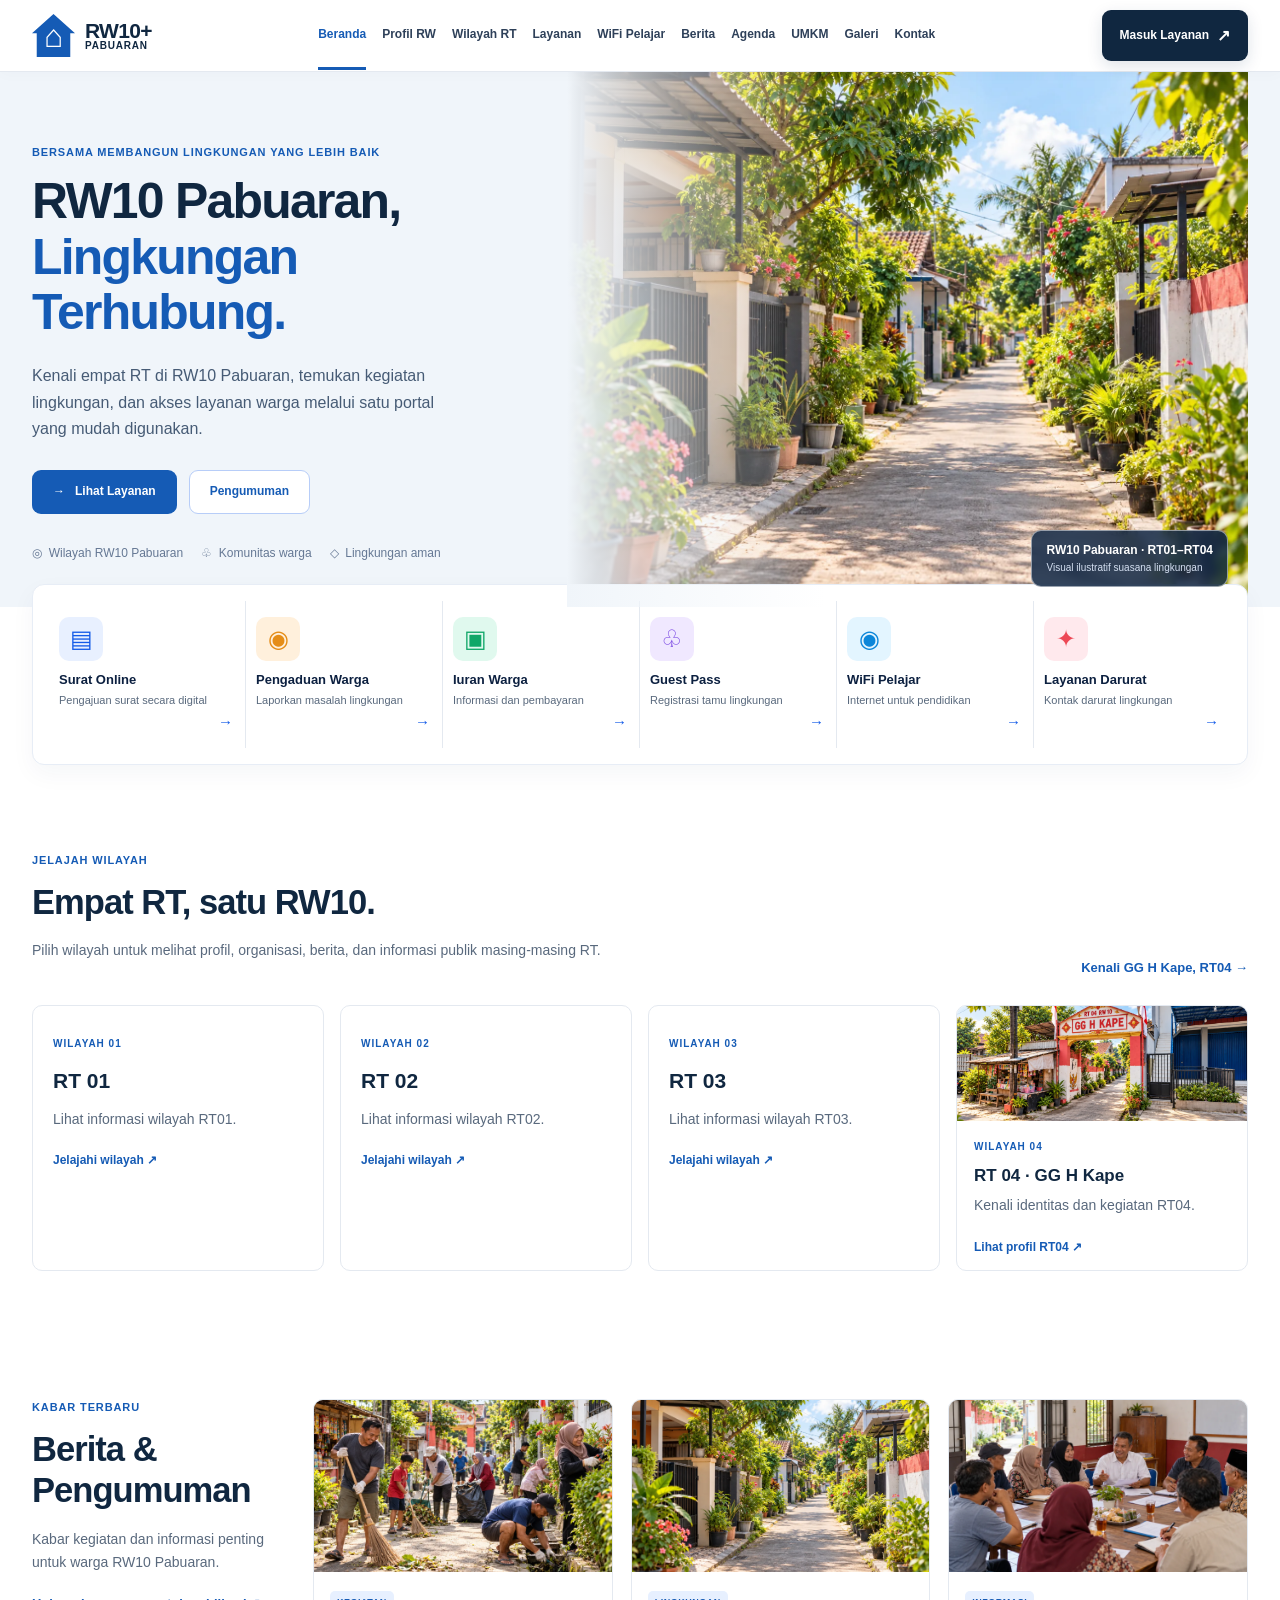
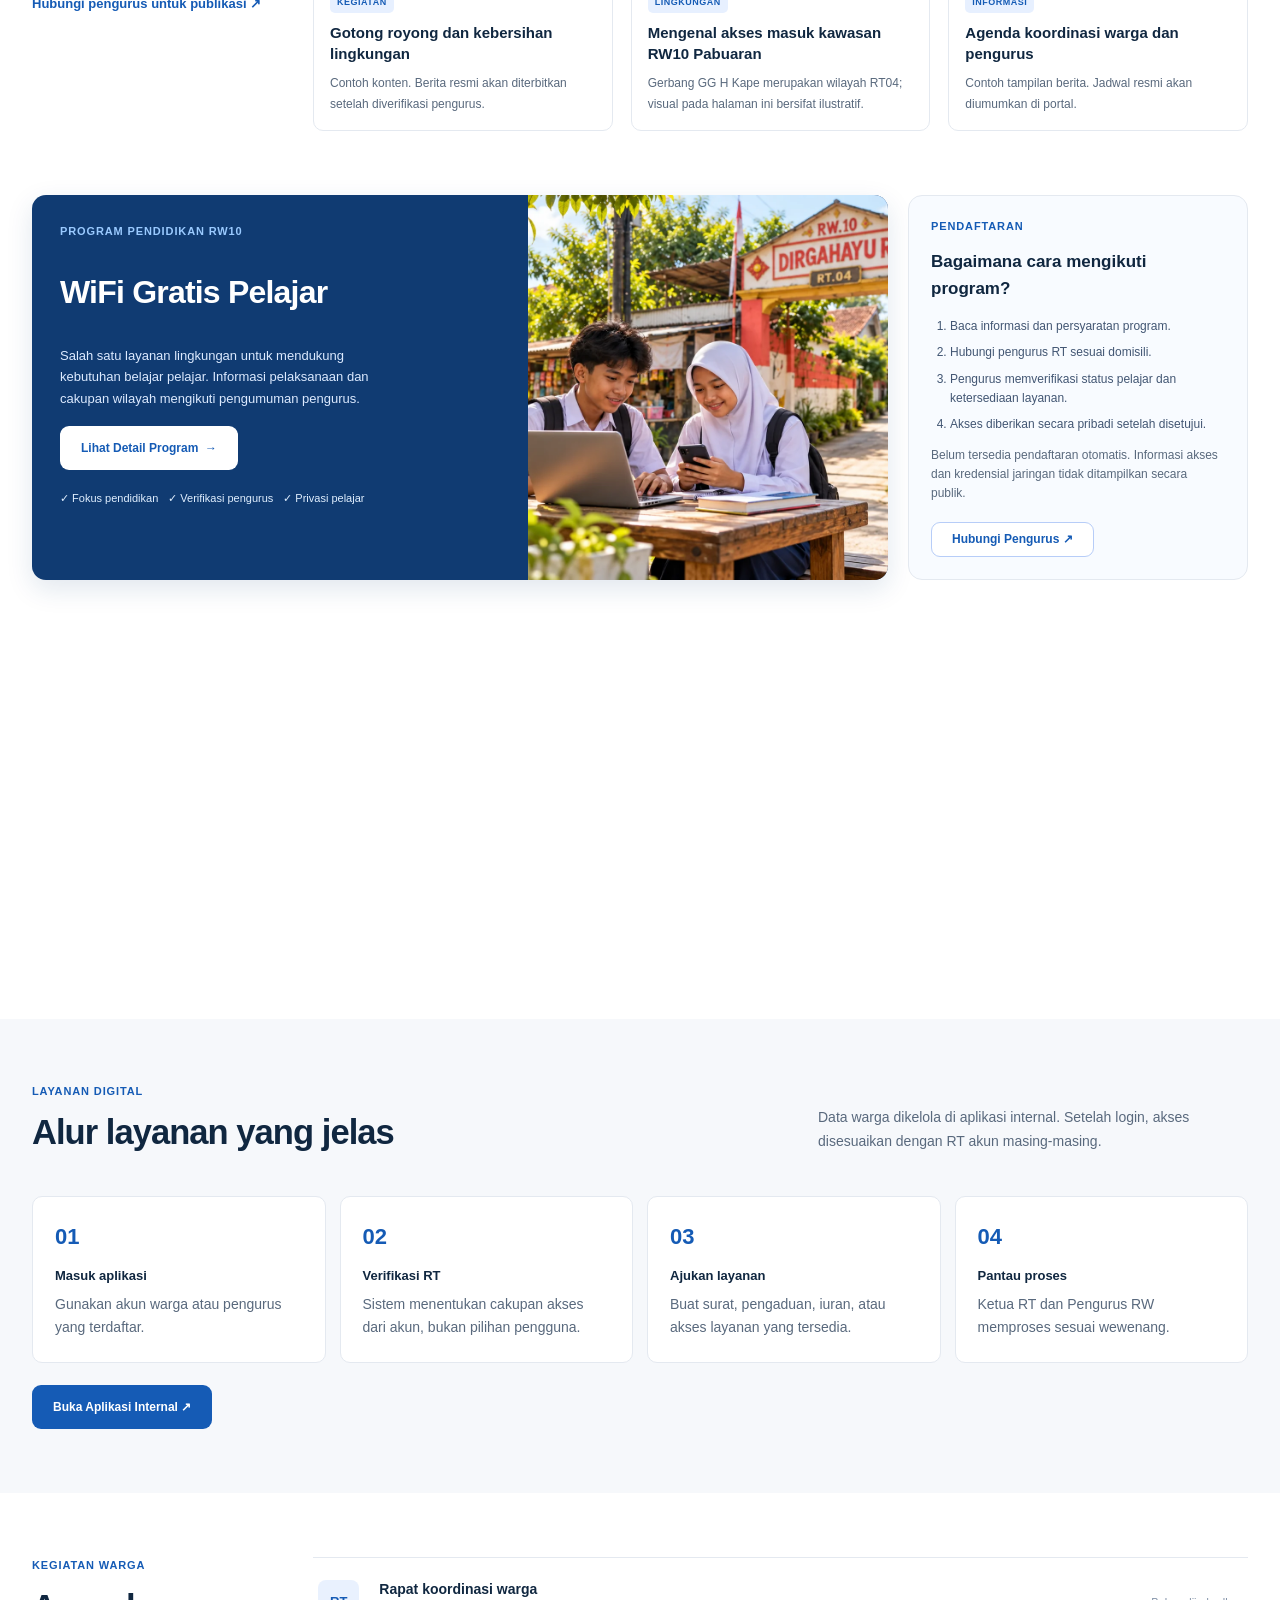
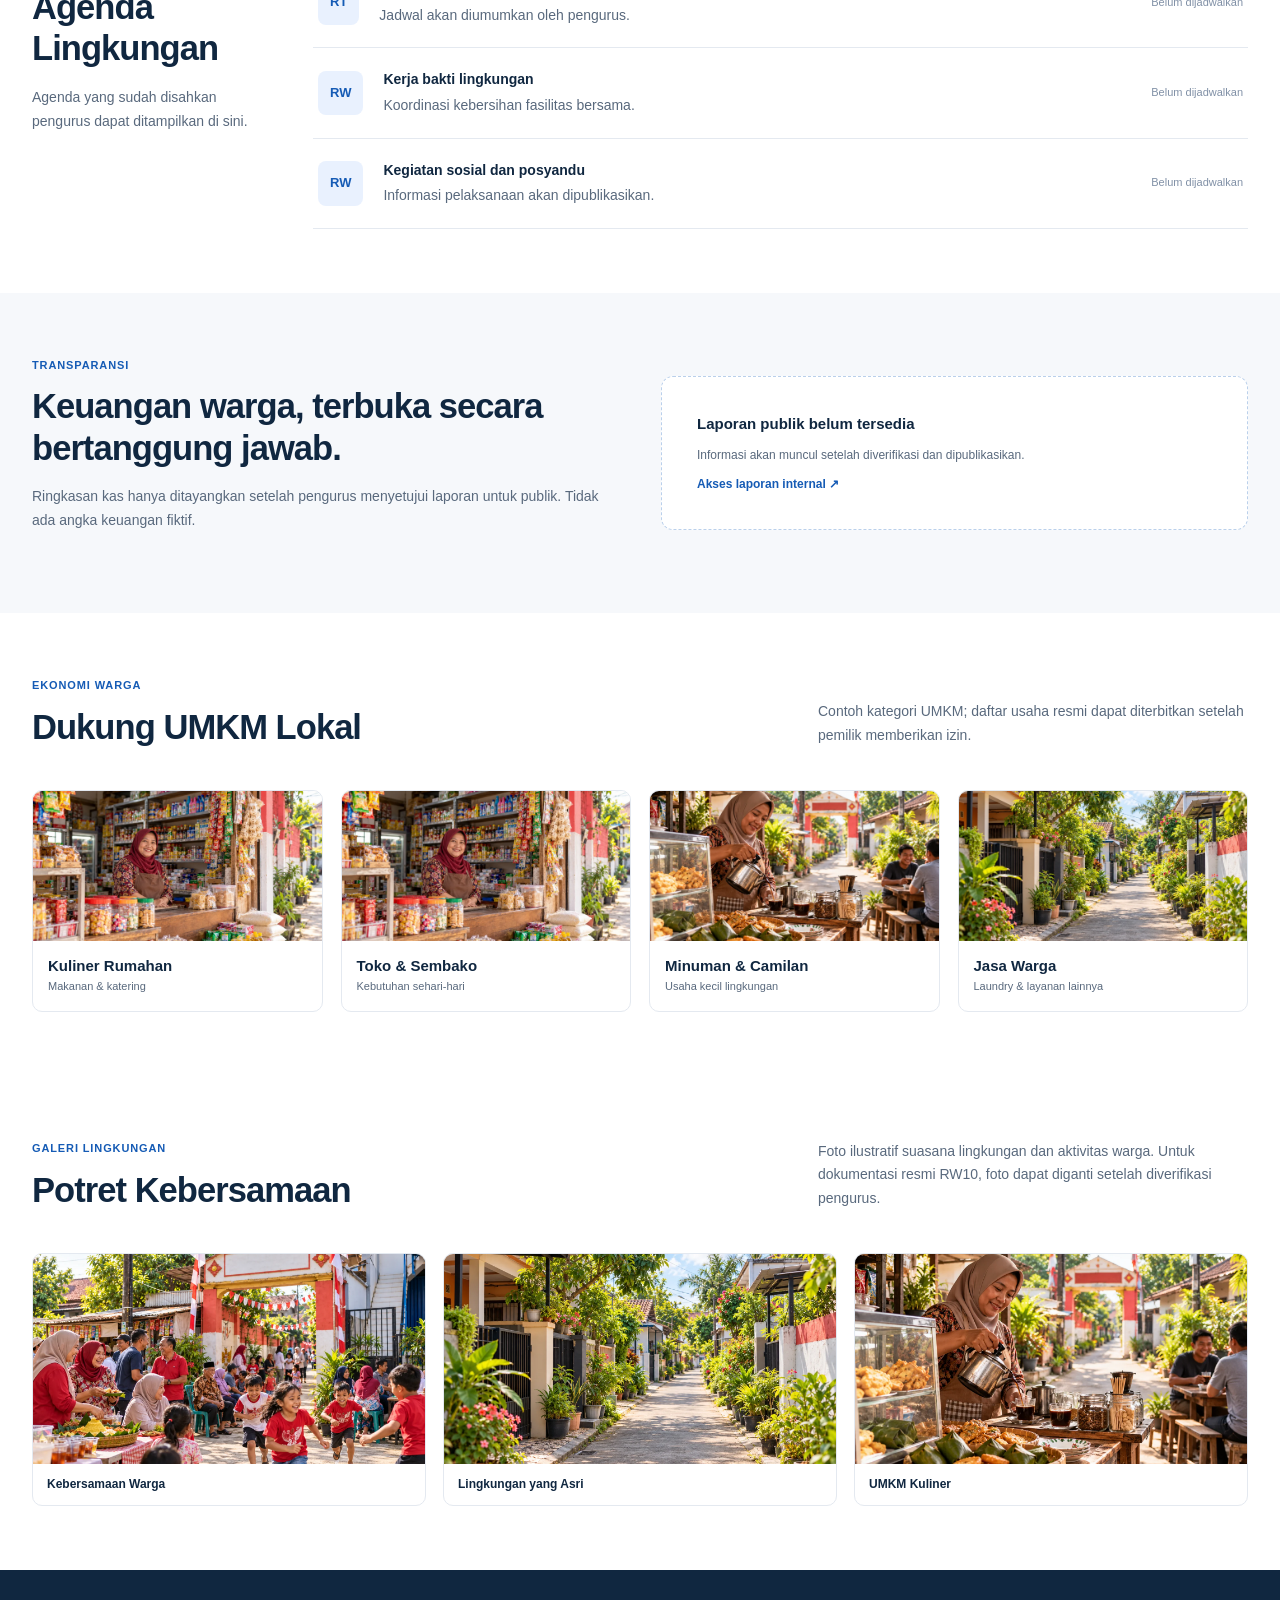
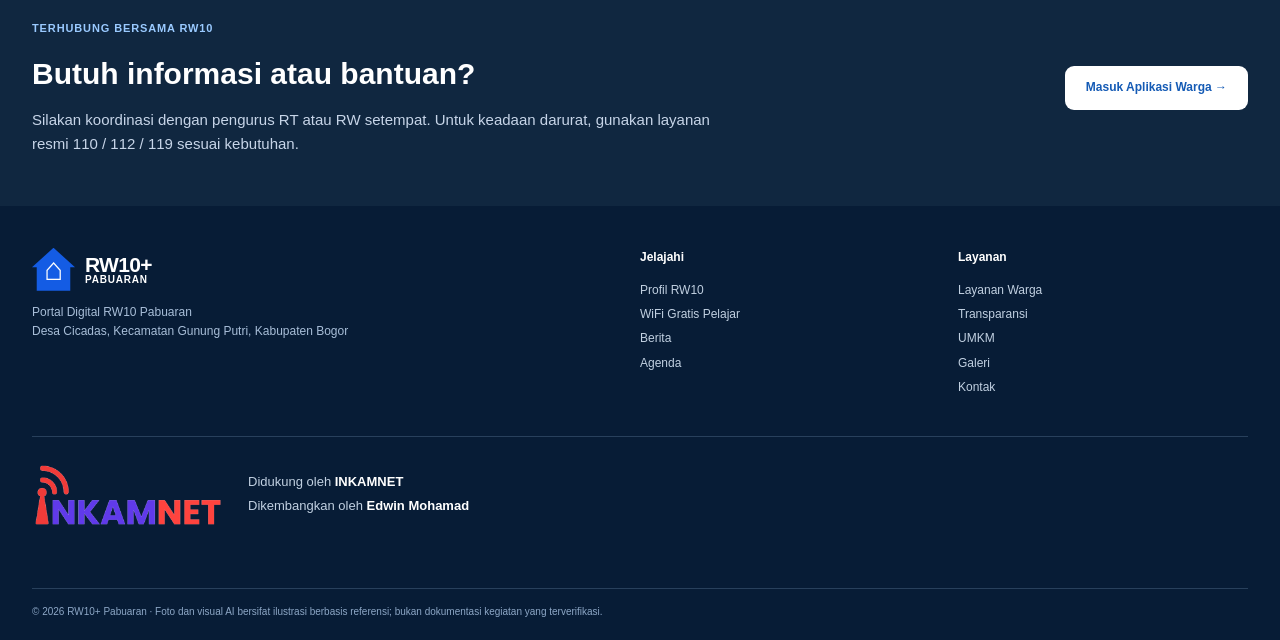
<file: index.html>
<!doctype html><html lang="id"><head><meta charset="utf-8"><meta name="viewport" content="width=device-width,initial-scale=1"><meta name="description" content="Portal Digital RW10 Pabuaran — informasi lingkungan, layanan warga, dan WiFi Gratis Pelajar."><title>RW10+ Pabuaran — Portal Digital Lingkungan</title><link rel="stylesheet" href="./styles.css"><link rel="stylesheet" href="./rt.css"><link rel="stylesheet" href="./refinement.css"></head><body>
<a class="skip" href="#main">Lewati ke konten</a>
<header class="header"><div class="container header-inner"><a class="brand" href="#beranda" aria-label="RW10+ Beranda"><span class="brand-icon">⌂</span><span><b>RW10+</b><small>PABUARAN</small></span></a><button class="menu-toggle" type="button" aria-label="Buka navigasi" aria-expanded="false" aria-controls="nav">☰</button><nav id="nav" class="nav" aria-label="Navigasi utama"><a href="#beranda" class="active">Beranda</a><a href="#profil">Profil RW</a><a href="#wilayah">Wilayah RT</a><a href="#layanan">Layanan</a><a href="#wifi">WiFi Pelajar</a><a href="#berita">Berita</a><a href="#agenda">Agenda</a><a href="#umkm">UMKM</a><a href="#galeri">Galeri</a><a href="#kontak">Kontak</a></nav><a class="login" data-internal href="http://192.168.100.50:8188">Masuk Layanan <span>↗</span></a></div></header>
<main id="main"><section id="beranda" class="hero"><div class="container hero-inner"><div class="hero-copy"><span class="overline">BERSAMA MEMBANGUN LINGKUNGAN YANG LEBIH BAIK</span><h1>RW10 Pabuaran,<br><em>Lingkungan Terhubung.</em></h1><p>Kenali empat RT di RW10 Pabuaran, temukan kegiatan lingkungan, dan akses layanan warga melalui satu portal yang mudah digunakan.</p><div class="hero-actions"><a class="button primary" href="#layanan">→ &nbsp; Lihat Layanan</a><a class="button outline" href="#berita">Pengumuman</a></div><div class="hero-notes"><span>◎ &nbsp;Wilayah RW10 Pabuaran</span><span>♧ &nbsp;Komunitas warga</span><span>◇ &nbsp;Lingkungan aman</span></div></div><div class="hero-photo"><img src="./assets/hero-rw10-photo.webp" alt="Ilustrasi suasana jalan lingkungan hijau sebagai gambaran RW10 Pabuaran" fetchpriority="high"><div class="photo-caption"><strong>RW10 Pabuaran · RT01–RT04</strong><small>Visual ilustratif suasana lingkungan</small></div></div></div></section>
<section id="layanan" class="services-wrap"><div class="container"><div class="services"><a href="#alur" class="service"><span class="service-icon blue">▤</span><b>Surat Online</b><small>Pengajuan surat secara digital</small><i>→</i></a><a href="#alur" class="service"><span class="service-icon amber">◉</span><b>Pengaduan Warga</b><small>Laporkan masalah lingkungan</small><i>→</i></a><a href="#transparansi" class="service"><span class="service-icon green">▣</span><b>Iuran Warga</b><small>Informasi dan pembayaran</small><i>→</i></a><a href="#alur" class="service"><span class="service-icon violet">♧</span><b>Guest Pass</b><small>Registrasi tamu lingkungan</small><i>→</i></a><a href="#wifi" class="service"><span class="service-icon sky">◉</span><b>WiFi Pelajar</b><small>Internet untuk pendidikan</small><i>→</i></a><a href="#kontak" class="service"><span class="service-icon red">✦</span><b>Layanan Darurat</b><small>Kontak darurat lingkungan</small><i>→</i></a></div></div></section>

<section id="wilayah" class="container content-section rw-regions" aria-labelledby="region-title"><div class="section-row"><div><span class="overline">JELAJAH WILAYAH</span><h2 id="region-title">Empat RT, satu RW10.</h2><p>Pilih wilayah untuk melihat profil, organisasi, berita, dan informasi publik masing-masing RT.</p></div><a class="simple-link" href="./rt.html?rt=04">Kenali GG H Kape, RT04 →</a></div><div class="region-grid"><a class="region-card" href="./rt.html?rt=01"><span>WILAYAH 01</span><h3>RT 01</h3><p>Lihat informasi wilayah RT01.</p><b>Jelajahi wilayah ↗</b></a><a class="region-card" href="./rt.html?rt=02"><span>WILAYAH 02</span><h3>RT 02</h3><p>Lihat informasi wilayah RT02.</p><b>Jelajahi wilayah ↗</b></a><a class="region-card" href="./rt.html?rt=03"><span>WILAYAH 03</span><h3>RT 03</h3><p>Lihat informasi wilayah RT03.</p><b>Jelajahi wilayah ↗</b></a><a class="region-card region-card-featured" href="./rt.html?rt=04"><img src="./assets/rt04-gg-h-kape.webp" alt="Ilustrasi digital gerbang GG H Kape RT04" loading="lazy"><div><span>WILAYAH 04</span><h3>RT 04 · GG H Kape</h3><p>Kenali identitas dan kegiatan RT04.</p><b>Lihat profil RT04 ↗</b></div></a></div></section>
<section class="container content-section editorial" id="berita"><div class="section-intro"><span class="overline">KABAR TERBARU</span><h2>Berita &<br>Pengumuman</h2><p>Kabar kegiatan dan informasi penting untuk warga RW10 Pabuaran.</p><a href="#kontak" class="simple-link">Hubungi pengurus untuk publikasi ↗</a></div><div class="news-grid"><article class="news-card"><img src="./assets/berita-kerja-bakti-real.webp" loading="lazy" alt="Ilustrasi fotorealistik kerja bakti warga di jalan lingkungan"><div class="news-body"><span class="pill">KEGIATAN</span><h3>Gotong royong dan kebersihan lingkungan</h3><p>Contoh konten. Berita resmi akan diterbitkan setelah diverifikasi pengurus.</p></div></article><article class="news-card"><img src="./assets/hero-rw10-photo.webp" loading="lazy" alt="Visual konseptual gerbang GG H Kape RT 04 RW 10"><div class="news-body"><span class="pill">LINGKUNGAN</span><h3>Mengenal akses masuk kawasan RW10 Pabuaran</h3><p>Gerbang GG H Kape merupakan wilayah RT04; visual pada halaman ini bersifat ilustratif.</p></div></article><article class="news-card"><img src="./assets/berita-rapat-real.webp" loading="lazy" alt="Ilustrasi rapat warga"><div class="news-body"><span class="pill">INFORMASI</span><h3>Agenda koordinasi warga dan pengurus</h3><p>Contoh tampilan berita. Jadwal resmi akan diumumkan di portal.</p></div></article></div></section>
<section class="container wifi-feature" id="wifi"><div class="wifi-panel"><div class="wifi-content"><span class="overline light">PROGRAM PENDIDIKAN RW10</span><h2>WiFi Gratis Pelajar</h2><p>Salah satu layanan lingkungan untuk mendukung kebutuhan belajar pelajar. Informasi pelaksanaan dan cakupan wilayah mengikuti pengumuman pengurus.</p><a class="button white" href="#wifi-detail">Lihat Detail Program&nbsp; →</a><div class="wifi-highlights"><span>✓ Fokus pendidikan</span><span>✓ Verifikasi pengurus</span><span>✓ Privasi pelajar</span></div></div><img src="./assets/wifi-pelajar-real.webp" loading="lazy" alt="Ilustrasi pelajar menggunakan internet untuk belajar"></div><div id="wifi-detail" class="wifi-details"><div><span class="overline">PENDAFTARAN</span><h3>Bagaimana cara mengikuti program?</h3></div><ol><li>Baca informasi dan persyaratan program.</li><li>Hubungi pengurus RT sesuai domisili.</li><li>Pengurus memverifikasi status pelajar dan ketersediaan layanan.</li><li>Akses diberikan secara pribadi setelah disetujui.</li></ol><p class="muted">Belum tersedia pendaftaran otomatis. Informasi akses dan kredensial jaringan tidak ditampilkan secara publik.</p><a href="#kontak" class="button outline">Hubungi Pengurus ↗</a></div></section>
<section id="profil" class="container content-section profile"><div><span class="overline">TENTANG KAMI</span><h2>Lingkungan Kita,<br>Rumah Bersama.</h2><p>Portal RW10+ dikembangkan sebagai pusat informasi publik warga Pabuaran, Desa Cicadas, Kecamatan Gunung Putri, Kabupaten Bogor. Informasi masing-masing RT dan data warga dilindungi melalui sistem internal berbasis akun.</p><a class="button outline" href="#alur">Pelajari Layanan →</a></div><figure><img src="./assets/hero-rw10-photo.webp" loading="lazy" alt="Visual konseptual gerbang GG H Kape RT 04 RW 10"><figcaption>GG H Kape, RT 04 RW 10 · Visual ilustratif berbasis foto referensi</figcaption></figure></section>
<section id="alur" class="info-area"><div class="container content-section"><div class="section-row"><div><span class="overline">LAYANAN DIGITAL</span><h2>Alur layanan yang jelas</h2></div><p>Data warga dikelola di aplikasi internal. Setelah login, akses disesuaikan dengan RT akun masing-masing.</p></div><div class="steps"><div><strong>01</strong><b>Masuk aplikasi</b><p>Gunakan akun warga atau pengurus yang terdaftar.</p></div><div><strong>02</strong><b>Verifikasi RT</b><p>Sistem menentukan cakupan akses dari akun, bukan pilihan pengguna.</p></div><div><strong>03</strong><b>Ajukan layanan</b><p>Buat surat, pengaduan, iuran, atau akses layanan yang tersedia.</p></div><div><strong>04</strong><b>Pantau proses</b><p>Ketua RT dan Pengurus RW memproses sesuai wewenang.</p></div></div><a data-internal class="button primary" href="http://192.168.100.50:8188">Buka Aplikasi Internal ↗</a></div></section>
<section id="agenda" class="container content-section editorial"><div class="section-intro"><span class="overline">KEGIATAN WARGA</span><h2>Agenda<br>Lingkungan</h2><p>Agenda yang sudah disahkan pengurus dapat ditampilkan di sini.</p></div><div class="agenda-list"><div><span class="date-block">RT</span><div><h3>Rapat koordinasi warga</h3><p>Jadwal akan diumumkan oleh pengurus.</p></div><span class="subtle">Belum dijadwalkan</span></div><div><span class="date-block">RW</span><div><h3>Kerja bakti lingkungan</h3><p>Koordinasi kebersihan fasilitas bersama.</p></div><span class="subtle">Belum dijadwalkan</span></div><div><span class="date-block">RW</span><div><h3>Kegiatan sosial dan posyandu</h3><p>Informasi pelaksanaan akan dipublikasikan.</p></div><span class="subtle">Belum dijadwalkan</span></div></div></section>
<section id="transparansi" class="info-area"><div class="container content-section finance"><div><span class="overline">TRANSPARANSI</span><h2>Keuangan warga, terbuka secara bertanggung jawab.</h2><p>Ringkasan kas hanya ditayangkan setelah pengurus menyetujui laporan untuk publik. Tidak ada angka keuangan fiktif.</p></div><div class="finance-empty"><b>Laporan publik belum tersedia</b><span>Informasi akan muncul setelah diverifikasi dan dipublikasikan.</span><a data-internal href="http://192.168.100.50:8188">Akses laporan internal ↗</a></div></div></section>
<section id="umkm" class="container content-section"><div class="section-row"><div><span class="overline">EKONOMI WARGA</span><h2>Dukung UMKM Lokal</h2></div><p>Contoh kategori UMKM; daftar usaha resmi dapat diterbitkan setelah pemilik memberikan izin.</p></div><div class="umkm-grid"><article><img src="./assets/umkm-warung-real.webp" loading="lazy" alt="Ilustrasi usaha kuliner lokal"><b>Kuliner Rumahan</b><span>Makanan & katering</span></article><article><img src="./assets/umkm-sembako-photo.webp" loading="lazy" alt="Ilustrasi usaha sembako dan kebutuhan harian"><b>Toko & Sembako</b><span>Kebutuhan sehari-hari</span></article><article><img src="./assets/umkm-kopi-real.webp" loading="lazy" alt="Ilustrasi kedai kopi lokal"><b>Minuman & Camilan</b><span>Usaha kecil lingkungan</span></article><article><img src="./assets/galeri-jalan-real.webp" loading="lazy" alt="Ilustrasi layanan usaha lingkungan"><b>Jasa Warga</b><span>Laundry & layanan lainnya</span></article></div></section>
<section id="galeri" class="container content-section gallery-section"><div class="section-row"><div><span class="overline">GALERI LINGKUNGAN</span><h2>Potret Kebersamaan</h2></div><p>Foto ilustratif suasana lingkungan dan aktivitas warga. Untuk dokumentasi resmi RW10, foto dapat diganti setelah diverifikasi pengurus.</p></div><div class="photo-grid"><figure><img src="./assets/berita-kegiatan-real.webp" alt="Visual ilustratif kegiatan warga dan permainan anak" loading="lazy"><figcaption>Kebersamaan Warga</figcaption></figure><figure><img src="./assets/galeri-jalan-real.webp" alt="Visual ilustratif jalan lingkungan rindang" loading="lazy"><figcaption>Lingkungan yang Asri</figcaption></figure><figure><img src="./assets/umkm-kopi-real.webp" alt="Visual ilustratif kedai kopi warga" loading="lazy"><figcaption>UMKM Kuliner</figcaption></figure></div></section>
<section id="kontak" class="contact-strip"><div class="container"><div><span class="overline light">TERHUBUNG BERSAMA RW10</span><h2>Butuh informasi atau bantuan?</h2><p>Silakan koordinasi dengan pengurus RT atau RW setempat. Untuk keadaan darurat, gunakan layanan resmi 110 / 112 / 119 sesuai kebutuhan.</p></div><a data-internal class="button white" href="http://192.168.100.50:8188">Masuk Aplikasi Warga →</a></div></section></main>
<footer class="footer"><div class="container"><div><a class="brand" href="#beranda"><span class="brand-icon">⌂</span><span><b>RW10+</b><small>PABUARAN</small></span></a><p>Portal Digital RW10 Pabuaran<br>Desa Cicadas, Kecamatan Gunung Putri, Kabupaten Bogor</p></div><div><b>Jelajahi</b><a href="#profil">Profil RW10</a><a href="#wifi">WiFi Gratis Pelajar</a><a href="#berita">Berita</a><a href="#agenda">Agenda</a></div><div><b>Layanan</b><a href="#layanan">Layanan Warga</a><a href="#transparansi">Transparansi</a><a href="#umkm">UMKM</a><a href="#galeri">Galeri</a><a href="#kontak">Kontak</a></div></div><div class="container sponsor-bar"><div class="sponsor-logo-wrap"><img class="sponsor-logo" src="./assets/inkamnet-logo.png" alt="Logo INKAMNET" loading="lazy"></div><div class="sponsor-text"><span>Didukung oleh <strong>INKAMNET</strong></span><span>Dikembangkan oleh <strong>Edwin Mohamad</strong></span></div></div><div class="container copyright">© <span id="year"></span> RW10+ Pabuaran · Foto dan visual AI bersifat ilustrasi berbasis referensi; bukan dokumentasi kegiatan yang terverifikasi.</div></footer>
<script src="./config.js"></script><script src="./app.js"></script><script src="./motion.js" defer></script></body></html>
</file>
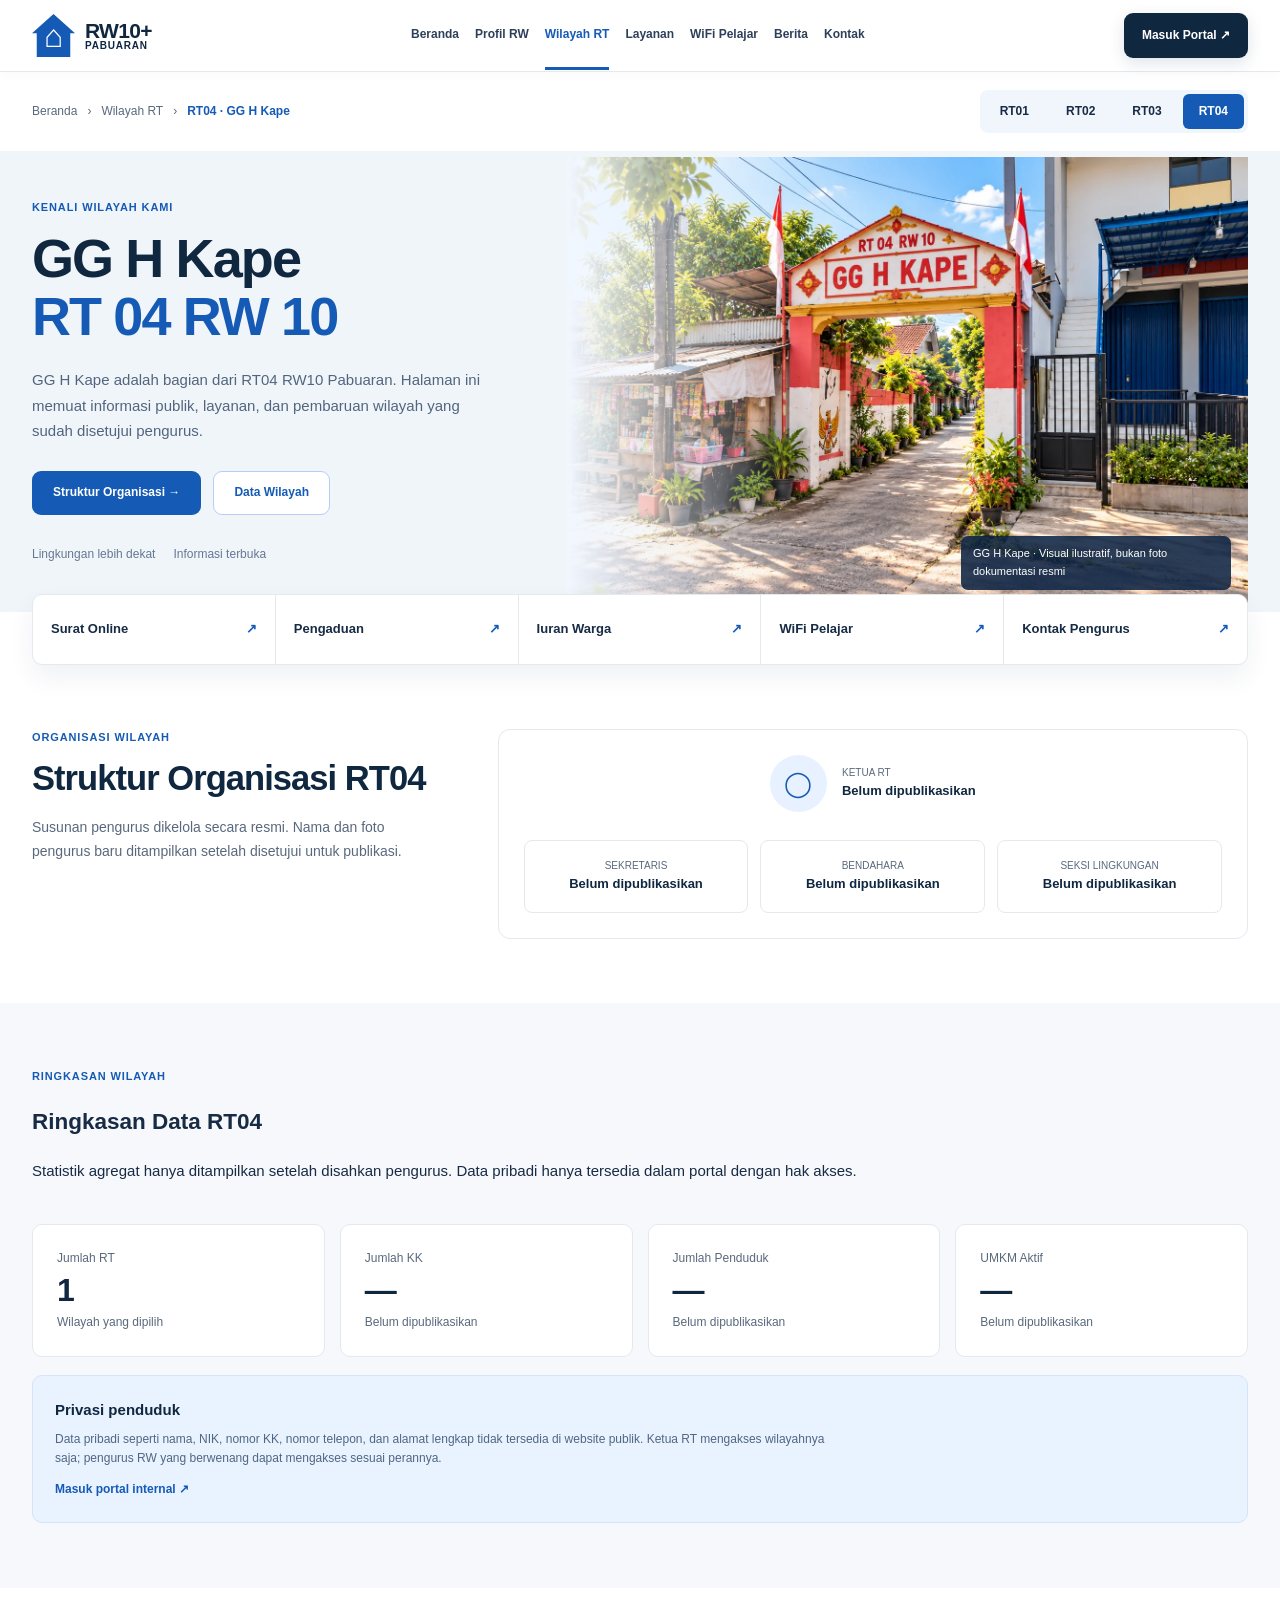
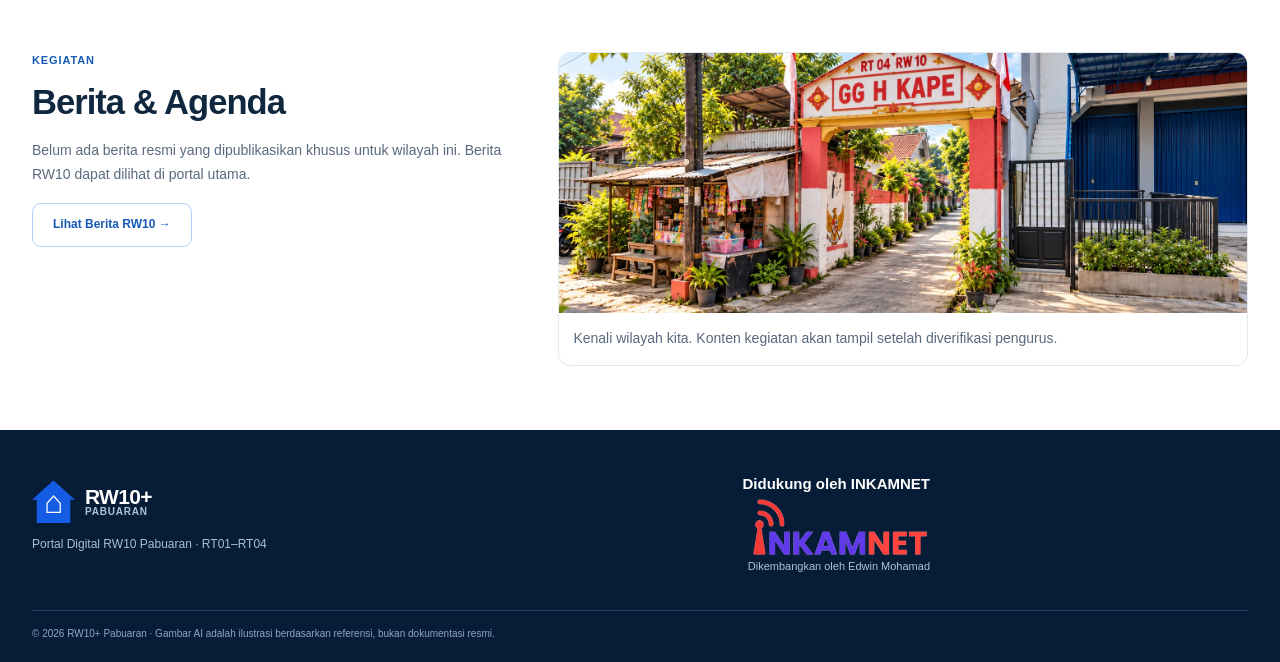
<file: rt.html>
<!doctype html><html lang="id"><head><meta charset="utf-8"><meta name="viewport" content="width=device-width, initial-scale=1"><meta name="description" content="Profil publik wilayah RT01–RT04 dalam RW10 Pabuaran. Informasi dan statistik terbatas pada data yang disetujui pengurus."><title>Wilayah RT · RW10+ Pabuaran</title><link rel="stylesheet" href="./styles.css"><link rel="stylesheet" href="./rt.css"><link rel="stylesheet" href="./refinement.css"></head><body>
<a class="skip" href="#main">Lewati ke konten</a><header class="header"><div class="container header-inner"><a class="brand" href="./index.html#beranda" aria-label="RW10+ Beranda"><span class="brand-icon">⌂</span><span><b>RW10+</b><small>PABUARAN</small></span></a><button class="menu-toggle" type="button" aria-expanded="false" aria-controls="nav" aria-label="Buka menu">☰</button><nav id="nav" class="nav" aria-label="Navigasi utama"><a href="./index.html#beranda">Beranda</a><a href="./index.html#profil">Profil RW</a><a href="./index.html#wilayah" class="active">Wilayah RT</a><a href="./index.html#layanan">Layanan</a><a href="./index.html#wifi">WiFi Pelajar</a><a href="./index.html#berita">Berita</a><a href="./index.html#kontak">Kontak</a></nav><a class="login" data-internal href="http://192.168.100.50:8188">Masuk Portal ↗</a></div></header>
<main id="main"><div class="container rt-top"><nav class="breadcrumb" aria-label="Breadcrumb"><a href="./index.html">Beranda</a><span>›</span><a href="./index.html#wilayah">Wilayah RT</a><span>›</span><strong id="crumb-name">RT04</strong></nav><nav class="rt-switcher" aria-label="Pilih wilayah RT"><a href="./rt.html?rt=01" data-rt-link="01">RT01</a><a href="./rt.html?rt=02" data-rt-link="02">RT02</a><a href="./rt.html?rt=03" data-rt-link="03">RT03</a><a href="./rt.html?rt=04" data-rt-link="04">RT04</a></nav></div>
<section class="rt-hero" aria-labelledby="rt-title"><div class="container rt-hero-grid"><div class="rt-hero-copy reveal"><span class="overline">KENALI WILAYAH KAMI</span><h1 id="rt-title">RT04 <em>GG H Kape</em></h1><p id="rt-description">Halaman informasi publik wilayah RT04, bagian dari RW10 Pabuaran. Lihat profil, kegiatan, dan layanan warga dengan mudah.</p><div class="hero-actions"><a class="button primary" href="#organisasi">Struktur Organisasi →</a><a class="button outline" href="#statistik">Data Wilayah</a></div><div class="hero-notes"><span>Lingkungan lebih dekat</span><span>Informasi terbuka</span></div></div><figure class="rt-cover reveal"><img id="rt-image" src="./assets/rt04-gg-h-kape.webp" alt="Ilustrasi digital gerbang GG H Kape RT04 berbasis referensi asli" fetchpriority="high"><figcaption id="rt-image-caption">GG H Kape · Visual ilustratif, bukan foto dokumentasi resmi</figcaption></figure></div></section>
<section class="container rt-quick reveal"><a href="./index.html#alur">Surat Online <span>↗</span></a><a href="./index.html#alur">Pengaduan <span>↗</span></a><a href="./index.html#transparansi">Iuran Warga <span>↗</span></a><a href="./index.html#wifi">WiFi Pelajar <span>↗</span></a><a href="./index.html#kontak">Kontak Pengurus <span>↗</span></a></section>
<section id="organisasi" class="container content-section rt-content-grid"><div class="rt-intro reveal"><span class="overline">ORGANISASI WILAYAH</span><h2 id="org-title">Struktur Organisasi RT04</h2><p>Susunan pengurus dikelola secara resmi. Nama dan foto pengurus baru ditampilkan setelah disetujui untuk publikasi.</p></div><div class="rt-org reveal"><div class="rt-org-head"><span class="role-avatar" aria-hidden="true">◯</span><div><small>KETUA RT</small><strong>Belum dipublikasikan</strong></div></div><div class="org-branches"><div><small>SEKRETARIS</small><strong>Belum dipublikasikan</strong></div><div><small>BENDAHARA</small><strong>Belum dipublikasikan</strong></div><div><small>SEKSI LINGKUNGAN</small><strong>Belum dipublikasikan</strong></div></div></div></section>
<section id="statistik" class="rt-data-section"><div class="container"><div class="section-row"><div><span class="overline">RINGKASAN WILAYAH</span><h2 id="stats-title">Data RT04</h2><p>Statistik agregat hanya ditampilkan setelah disahkan pengurus. Data pribadi hanya tersedia dalam portal dengan hak akses.</p></div></div><div class="rt-stat-grid"><article class="rt-stat reveal"><small>Jumlah RT</small><strong data-count="1">1</strong><span>Wilayah yang dipilih</span></article><article class="rt-stat reveal"><small>Jumlah KK</small><strong data-stat="kk">—</strong><span>Belum dipublikasikan</span></article><article class="rt-stat reveal"><small>Jumlah Penduduk</small><strong data-stat="population">—</strong><span>Belum dipublikasikan</span></article><article class="rt-stat reveal"><small>UMKM Aktif</small><strong data-stat="umkm">—</strong><span>Belum dipublikasikan</span></article></div><aside class="rt-privacy reveal"><strong>Privasi penduduk</strong><p>Data pribadi seperti nama, NIK, nomor KK, nomor telepon, dan alamat lengkap tidak tersedia di website publik. Ketua RT mengakses wilayahnya saja; pengurus RW yang berwenang dapat mengakses sesuai perannya.</p><a data-internal href="http://192.168.100.50:8188">Masuk portal internal ↗</a></aside></div></section>
<section class="container content-section rt-bottom"><div class="reveal"><span class="overline">KEGIATAN</span><h2>Berita & Agenda</h2><p>Belum ada berita resmi yang dipublikasikan khusus untuk wilayah ini. Berita RW10 dapat dilihat di portal utama.</p><a class="button outline" href="./index.html#berita">Lihat Berita RW10 →</a></div><div class="rt-photo-card reveal"><img id="rt-secondary" src="./assets/rt04-gg-h-kape.webp" alt="Ilustrasi digital suasana wilayah RT04" loading="lazy"><p>Kenali wilayah kita. Konten kegiatan akan tampil setelah diverifikasi pengurus.</p></div></section>
</main><footer class="footer"><div class="container rt-footer"><div><a class="brand" href="./index.html"><span class="brand-icon">⌂</span><span><b>RW10+</b><small>PABUARAN</small></span></a><p>Portal Digital RW10 Pabuaran · RT01–RT04</p></div><div><strong>Didukung oleh INKAMNET</strong><img class="rt-partner-logo" src="./assets/inkamnet-logo.png" alt="Logo INKAMNET" loading="lazy"><small>Dikembangkan oleh Edwin Mohamad</small></div></div><div class="container copyright">© <span id="year"></span> RW10+ Pabuaran · Gambar AI adalah ilustrasi berdasarkan referensi, bukan dokumentasi resmi.</div></footer>
<script src="./config.js"></script><script src="./app.js"></script><script src="./rt.js"></script><script src="./motion.js" defer></script></body></html>
</file>
<file: styles.css>
:root{--navy:#0d2545;--blue:#155ce8;--ink:#152640;--muted:#64748b;--line:#e5ebf2;--bg:#fff;--wash:#f4f8fe;--font:'Plus Jakarta Sans',Inter,ui-sans-serif,system-ui,-apple-system,'Segoe UI',sans-serif}*{box-sizing:border-box}html{scroll-behavior:smooth;scroll-padding-top:100px}body{margin:0;background:var(--bg);color:var(--ink);font-family:var(--font);-webkit-font-smoothing:antialiased;font-size:14px;line-height:1.65}a{color:inherit;text-decoration:none}img{max-width:100%;display:block}button{font:inherit}.container{width:min(1216px,calc(100% - 64px));margin-inline:auto}.skip{position:absolute;left:-9999px}.skip:focus{left:10px;top:10px;z-index:20;background:white;padding:8px}.header{height:80px;background:white;position:sticky;top:0;z-index:30;border-bottom:1px solid var(--line)}.header-inner{height:100%;display:flex;align-items:center;gap:36px}.brand{display:inline-flex;align-items:center;gap:10px;white-space:nowrap;color:var(--navy);line-height:1}.brand-icon{width:43px;height:43px;color:white;display:grid;place-items:center;background:var(--blue);font-size:32px;font-weight:700;clip-path:polygon(50% 0,100% 45%,89% 45%,89% 100%,11% 100%,11% 45%,0 45%)}.brand b{display:block;font-size:23px;letter-spacing:-1.1px}.brand small{display:block;font-size:10px;font-weight:850;letter-spacing:.8px}.nav{display:flex;align-items:center;gap:23px;margin:auto}.nav a{font-size:12px;font-weight:750;color:#2e4059;padding:29px 0 26px;border-bottom:3px solid transparent;white-space:nowrap}.nav a:hover,.nav .active{color:var(--blue);border-bottom-color:var(--blue)}.login,.button{display:inline-flex;align-items:center;justify-content:center;gap:8px;border-radius:7px;font-weight:780;white-space:nowrap}.login{background:var(--navy);color:white;padding:13px 18px;font-size:12px;box-shadow:0 5px 16px #102e5622}.login span{font-size:16px}.menu-toggle{display:none}.hero{background:#eaf4ff;overflow:hidden}.hero-inner{display:grid;grid-template-columns:44% 56%;min-height:487px;align-items:stretch}.hero-copy{padding:82px 28px 44px 0;position:relative;z-index:1}.overline{display:block;color:var(--blue);letter-spacing:1.4px;font-size:10px;font-weight:850;margin-bottom:16px}.hero h1{font-weight:850;font-size:clamp(34px,4.1vw,58px);line-height:1.13;letter-spacing:-2.5px;color:var(--navy);margin:0 0 22px}.hero h1 em{font-style:normal;color:var(--blue)}.hero-copy>p{font-size:16px;line-height:1.7;max-width:440px;margin:0;color:#40516a}.hero-actions{display:flex;gap:12px;flex-wrap:wrap;margin-top:27px}.button{min-height:44px;padding:0 20px;border:1px solid transparent;font-size:12px;transition:transform .2s,box-shadow .2s}.button:hover,.login:hover{transform:translateY(-2px);box-shadow:0 7px 17px #113a771f}.primary{background:var(--blue);color:white}.outline{background:white;color:var(--blue);border-color:#b7cdf8}.white{background:white;color:var(--blue)}.hero-notes{display:flex;gap:18px;margin-top:43px;flex-wrap:wrap;color:#657894;font-size:11px;font-weight:700}.hero-photo{position:relative;min-height:480px;overflow:hidden}.hero-photo:before{content:'';position:absolute;inset:0;z-index:1;background:linear-gradient(90deg,#eaf4ff 0,rgba(234,244,255,.82) 12%,transparent 39%)}.hero-photo>img{height:100%;width:100%;object-fit:cover;object-position:51% 52%}.photo-caption{position:absolute;bottom:20px;right:20px;z-index:2;border:1px solid #ffffff80;background:#0e2545d6;color:#fff;border-radius:10px;padding:10px 14px;backdrop-filter:blur(8px)}.photo-caption strong,.photo-caption small{display:block}.photo-caption strong{font-size:12px}.photo-caption small{font-size:10px;color:#d5e0f2}.services-wrap{background:white;position:relative}.services{display:grid;grid-template-columns:repeat(6,minmax(0,1fr));border:1px solid #e7edf6;border-radius:14px;box-shadow:0 12px 32px #132f5a0d;transform:translateY(-23px);background:white;padding:16px}.service{padding:16px 10px;min-height:147px;position:relative;display:flex;flex-direction:column;align-items:flex-start;gap:4px;border-right:1px solid var(--line);transition:background .2s}.service:last-child{border:0}.service:hover{background:#f7faff}.service-icon{width:44px;height:44px;display:grid;place-items:center;font-size:24px;border-radius:13px;margin-bottom:7px;font-style:normal}.service b{font-size:12px;color:#0c2040;line-height:1.3}.service small{color:var(--muted);font-size:10px;line-height:1.45}.service i{position:absolute;right:12px;bottom:14px;color:#155ce8;font-style:normal}.blue{color:#155ce8;background:#e8f0ff}.amber{color:#e58d17;background:#fff0dc}.green{color:#10a768;background:#e0f9ee}.violet{color:#7a48e3;background:#f0e8ff}.sky{color:#0c86d9;background:#e3f5ff}.red{color:#ed4855;background:#ffe9ed}.content-section{padding-top:70px;padding-bottom:72px}.editorial{display:grid;grid-template-columns:245px minmax(0,1fr);gap:36px}.section-intro h2,.content-section h2{margin:0 0 16px;color:var(--navy);font-weight:850;font-size:clamp(27px,3vw,39px);line-height:1.16;letter-spacing:-1.3px}.section-intro p,.content-section p{color:var(--muted);margin:0 0 16px}.simple-link{color:var(--blue);font-weight:750;font-size:12px}.news-grid{display:grid;grid-template-columns:repeat(3,minmax(0,1fr));gap:18px}.news-card{overflow:hidden;border-radius:11px;border:1px solid var(--line);box-shadow:0 8px 20px #1b36530b;background:white}.news-card>img{width:100%;height:148px;object-fit:cover}.news-body{padding:16px}.pill{display:inline-block;font-size:9px;font-weight:850;color:var(--blue);background:#e7f0ff;border-radius:5px;padding:4px 7px;letter-spacing:.5px;margin-bottom:9px}.news-body h3{font-size:13px;font-weight:850;line-height:1.45;color:var(--navy);margin:0 0 9px}.news-body p{font-size:11px;line-height:1.6;margin:0}.wifi-feature{display:grid;grid-template-columns:1fr 340px;gap:20px;align-items:stretch;margin-bottom:28px}.wifi-panel{display:grid;grid-template-columns:58% 42%;min-height:320px;background:linear-gradient(125deg,#072552,#0961e4);border-radius:14px;overflow:hidden;color:white;box-shadow:0 12px 34px #034ab32a}.wifi-content{padding:28px}.overline.light{color:#9acaff}.wifi-content h2{color:#fff;font-size:35px}.wifi-content p{color:#dceaff;line-height:1.65;max-width:340px;font-size:12px}.wifi-content .button{margin-top:4px}.wifi-panel>img{height:100%;width:100%;object-fit:cover;background:#cfe6ff}.wifi-highlights{display:flex;gap:10px;flex-wrap:wrap;font-size:10px;margin-top:20px;color:#e0efff}.wifi-details{border:1px solid var(--line);background:#f8fbff;border-radius:14px;padding:22px}.wifi-details h3{margin:0 0 15px;font-size:17px;color:var(--navy)}.wifi-details ol{padding-left:19px;color:#425673;font-size:11px}.wifi-details li{margin-bottom:7px}.wifi-details .muted{font-size:10px;color:var(--muted)}.wifi-details .button{min-height:35px;margin-top:6px}.profile{display:grid;grid-template-columns:1fr 1fr;align-items:center;gap:50px;border-top:1px solid var(--line)}.profile figure{margin:0}.profile img{height:260px;width:100%;object-fit:cover;border-radius:10px}.profile figcaption{font-size:10px;color:var(--muted);margin-top:6px}.info-area{background:var(--wash)}.section-row{display:flex;justify-content:space-between;align-items:end;gap:30px;margin-bottom:26px}.section-row>p{max-width:430px}.steps{display:grid;grid-template-columns:repeat(4,1fr);gap:14px;margin:22px 0}.steps>div{padding:22px;background:white;border:1px solid var(--line);border-radius:10px}.steps strong{color:var(--blue);display:block;font-size:22px;margin-bottom:12px}.steps b{display:block;color:var(--navy);font-size:13px}.steps p{font-size:11px;margin:6px 0 0}.agenda-list{border-top:1px solid var(--line)}.agenda-list>div{display:flex;align-items:center;gap:20px;border-bottom:1px solid var(--line);padding:20px 5px}.date-block{font-weight:800;font-size:13px;background:#e9f1fe;color:var(--blue);padding:12px;border-radius:8px}.agenda-list h3{margin:0;color:var(--navy);font-size:14px}.agenda-list p{margin:3px 0 0;font-size:12px}.subtle{margin-left:auto;color:#8090a6;font-size:11px}.finance{display:grid;grid-template-columns:1fr 1fr;gap:42px;align-items:center}.finance-empty{background:white;border:1px dashed #bad0eb;border-radius:12px;padding:35px;display:grid;gap:10px}.finance-empty b{color:var(--navy)}.finance-empty span{color:var(--muted);font-size:12px}.finance-empty a{color:var(--blue);font-size:12px;font-weight:800}.umkm-grid{display:grid;grid-template-columns:repeat(4,minmax(0,1fr));gap:18px}.umkm-grid article{border:1px solid var(--line);border-radius:11px;overflow:hidden;background:white}.umkm-grid img{width:100%;height:150px;object-fit:cover}.umkm-grid b,.umkm-grid span{display:block;padding:0 15px}.umkm-grid b{padding-top:13px;color:var(--navy)}.umkm-grid span{padding-bottom:15px;color:var(--muted);font-size:11px}.contact-strip{background:var(--navy);color:white;padding:50px 0}.contact-strip .container{display:flex;align-items:center;justify-content:space-between;gap:28px}.contact-strip h2{font-size:30px;margin:0 0 10px}.contact-strip p{color:#c7d5e8;max-width:680px;margin:0}.footer{background:#071c36;color:white;padding:42px 0 20px}.footer>.container:first-child{display:grid;grid-template-columns:2fr 1fr 1fr;gap:28px}.footer .brand{color:white}.footer .brand-icon{background:#145ce4}.footer p{color:#a8bed8;font-size:12px;max-width:370px}.footer b:not(.brand b){display:block;font-size:12px;margin-bottom:14px}.footer a:not(.brand){display:block;font-size:12px;color:#c1d0e1;margin:5px 0}.copyright{margin-top:35px;padding-top:15px;border-top:1px solid #28405c;color:#8da7c6;font-size:10px}@media(max-width:1120px){.header-inner{gap:16px}.nav{gap:12px}.nav a{font-size:11px}.wifi-feature{grid-template-columns:1fr}.wifi-details{display:block}.services{grid-template-columns:repeat(3,1fr)}.service:nth-child(3){border-right:0}.service:nth-child(-n+3){border-bottom:1px solid var(--line)}}@media(max-width:800px){.container{width:min(100% - 32px,1216px)}.header{height:70px}.menu-toggle{display:block;margin-left:auto;border:1px solid var(--line);border-radius:6px;background:white;padding:8px 11px;font-size:20px;color:var(--navy)}.nav{display:none;position:absolute;left:16px;right:16px;top:70px;padding:12px;background:white;border:1px solid var(--line);box-shadow:0 14px 35px #142e5529;border-radius:10px;flex-direction:column;align-items:stretch;gap:0}.nav.open{display:flex}.nav a{padding:12px 15px;border-bottom:1px solid var(--line);font-size:13px}.login{padding:10px;font-size:11px}.hero-inner{grid-template-columns:1fr}.hero-copy{padding:42px 0 25px}.hero-photo{min-height:315px;margin:0 -16px}.hero-photo:before{background:linear-gradient(180deg,#eaf4ff,transparent 22%)}.hero-notes{margin-top:26px}.editorial,.finance,.profile{grid-template-columns:1fr;gap:25px}.news-grid{grid-template-columns:repeat(3,1fr)}.steps,.umkm-grid{grid-template-columns:repeat(2,1fr)}}@media(max-width:590px){.brand b{font-size:18px}.brand-icon{width:36px;height:36px;font-size:24px}.header-inner{gap:9px}.login{font-size:10px;min-width:0}.hero h1{font-size:36px;letter-spacing:-1.4px}.hero-copy>p{font-size:14px}.hero-notes{gap:8px}.services{grid-template-columns:repeat(2,1fr);padding:9px}.service{min-height:142px;padding:13px}.service:nth-child(3){border-right:1px solid var(--line)}.service:nth-child(2n){border-right:0}.service:nth-child(4){border-bottom:1px solid var(--line)}.service:nth-child(-n+4){border-bottom:1px solid var(--line)}.news-grid,.steps,.umkm-grid{grid-template-columns:1fr}.news-card>img{height:200px}.wifi-panel{grid-template-columns:1fr}.wifi-panel>img{height:175px}.wifi-feature{gap:12px}.wifi-content h2{font-size:28px}.section-row{display:block}.content-section{padding:45px 0}.agenda-list>div{gap:11px}.subtle{display:none}.contact-strip .container{align-items:flex-start;flex-direction:column}.footer>.container:first-child{grid-template-columns:1fr 1fr}.footer>.container:first-child>div:first-child{grid-column:1/-1}}@media(prefers-reduced-motion:reduce){html{scroll-behavior:auto}*{transition:none!important}}

/* RW10+ photo and partner branding */
.sponsor-bar{display:flex;align-items:center;gap:24px;margin-top:34px;padding:25px 0;border-top:1px solid #28405c}
.sponsor-logo-wrap{display:flex;align-items:center;justify-content:center;background:#fff;padding:10px 15px;border-radius:9px;flex:0 0 auto}
.sponsor-logo{width:192px;max-height:66px;object-fit:contain}
.sponsor-text{display:flex;flex-direction:column;gap:3px;color:#c1d0e1;font-size:13px}
.sponsor-text span{font-size:13px}.sponsor-text strong{font-weight:800;color:white}
.gallery-section .photo-grid{display:grid;grid-template-columns:repeat(3,minmax(0,1fr));gap:17px}
.photo-grid figure{margin:0;overflow:hidden;border-radius:12px;border:1px solid var(--line);background:white}
.photo-grid img{width:100%;height:210px;object-fit:cover}
.photo-grid figcaption{padding:11px 14px;font-size:12px;font-weight:800;color:var(--navy)}
@media(max-width:800px){.gallery-section .photo-grid{grid-template-columns:repeat(2,minmax(0,1fr))}}
@media(max-width:590px){.gallery-section .photo-grid{grid-template-columns:1fr}.sponsor-bar{align-items:flex-start;flex-direction:column;gap:12px}.sponsor-logo{width:168px}}
</file>
<file: rt.css>
/* RT profile pages: civic editorial, no fake personal data */
body{font-family:Inter,ui-sans-serif,system-ui,-apple-system,"Segoe UI",sans-serif}
.rt-top{display:flex;align-items:center;justify-content:space-between;gap:20px;padding-block:18px}
.breadcrumb{display:flex;align-items:center;gap:10px;color:var(--muted);font-size:12px}.breadcrumb strong{color:var(--blue)}
.rt-switcher{display:flex;gap:5px;background:#f1f5fc;border-radius:8px;padding:4px}.rt-switcher a{padding:8px 16px;font-size:12px;font-weight:700;border-radius:6px}.rt-switcher a.active{background:var(--blue);color:#fff}
.rt-hero{background:#f1f7ff;overflow:hidden}.rt-hero-grid{display:grid;grid-template-columns:44% 56%;align-items:center;min-height:450px}.rt-hero-copy{padding:48px 35px 48px 0}.rt-hero h1{font-size:clamp(36px,4.9vw,66px);font-weight:750;letter-spacing:-2px;line-height:1.08;color:var(--navy);margin:0 0 22px}.rt-hero h1 em{display:block;font-style:normal;color:var(--blue)}.rt-hero-copy>p{color:#52657f;max-width:450px;font-size:15px}.rt-cover{margin:0;position:relative;height:450px;overflow:hidden}.rt-cover:before{content:"";position:absolute;inset:0;background:linear-gradient(90deg,#f1f7ff,transparent 34%);z-index:1;pointer-events:none}.rt-cover img{width:100%;height:100%;object-fit:cover}.rt-cover figcaption{position:absolute;bottom:17px;right:17px;z-index:2;background:#0e2545e0;color:#fff;padding:9px 12px;border-radius:7px;font-size:11px;max-width:270px}.rt-quick{display:grid;grid-template-columns:repeat(5,1fr);margin-top:-18px;position:relative;z-index:2;border:1px solid var(--line);border-radius:10px;background:white;box-shadow:0 12px 26px #152d5511}.rt-quick a{display:flex;justify-content:space-between;align-items:center;padding:24px 18px;font-weight:700;font-size:13px;border-right:1px solid var(--line);transition:background .2s}.rt-quick a:last-child{border:0}.rt-quick a span{color:var(--blue)}.rt-quick a:hover{background:#f2f7ff}.rt-content-grid{display:grid;grid-template-columns:35% 1fr;gap:40px}.rt-intro p{max-width:370px}.rt-org{padding:25px;border:1px solid var(--line);border-radius:12px;box-shadow:0 10px 26px #182e4b0b}.rt-org-head{display:flex;align-items:center;justify-content:center;gap:15px;text-align:left;margin:0 auto 28px;max-width:280px}.role-avatar{display:grid;place-items:center;background:#e8f1ff;width:57px;height:57px;border-radius:50%;color:var(--blue);font-size:25px}.rt-org small,.rt-org strong{display:block}.rt-org small{font-size:10px;color:var(--muted)}.rt-org strong{font-size:13px;color:var(--navy)}.org-branches{display:grid;grid-template-columns:repeat(3,1fr);gap:12px}.org-branches>div{border:1px solid var(--line);border-radius:8px;padding:17px 12px;text-align:center}.rt-data-section{padding:65px 0;background:var(--wash)}.rt-stat-grid{display:grid;grid-template-columns:repeat(4,1fr);gap:15px}.rt-stat{background:#fff;border:1px solid var(--line);border-radius:10px;padding:24px}.rt-stat small,.rt-stat span{display:block;color:var(--muted);font-size:12px}.rt-stat strong{display:block;font-size:34px;color:var(--navy);line-height:1.4;font-variant-numeric:tabular-nums}.rt-privacy{background:#e9f2ff;border:1px solid #d4e4fa;border-radius:10px;padding:22px;margin-top:18px}.rt-privacy strong{color:var(--navy)}.rt-privacy p{font-size:12px;max-width:780px;color:#506783;margin:8px 0}.rt-privacy a{font-size:12px;font-weight:700;color:var(--blue)}.rt-bottom{display:grid;grid-template-columns:40% 1fr;gap:40px}.rt-photo-card{border:1px solid var(--line);border-radius:12px;overflow:hidden}.rt-photo-card img{height:260px;width:100%;object-fit:cover}.rt-photo-card p{padding:14px;margin:0}.rt-footer{display:flex;justify-content:space-between;align-items:center;gap:28px}.rt-footer>div:last-child{text-align:right}.rt-footer>div:last-child strong,.rt-footer>div:last-child small{display:block}.rt-partner-logo{display:block;width:180px;max-height:65px;object-fit:contain;margin-left:auto}.rt-footer small{color:#acc2dc;font-size:11px}.reveal{opacity:0;transform:translateY(15px);transition:opacity .65s ease,transform .65s ease}.reveal.visible{opacity:1;transform:none}.region-grid{display:grid;grid-template-columns:repeat(4,minmax(0,1fr));gap:16px}.region-card{padding:24px 20px;border:1px solid var(--line);border-radius:12px;background:#fff;transition:transform .2s,box-shadow .2s}.region-card:hover{transform:translateY(-3px);box-shadow:0 12px 25px #192a531c}.region-card span{font-size:10px;font-weight:800;letter-spacing:1px;color:var(--blue)}.region-card h3{color:var(--navy);font-size:21px;margin:10px 0}.region-card p{font-size:12px;color:var(--muted)}.region-card b{font-size:12px;color:var(--blue)}.region-card-featured{padding:0;overflow:hidden}.region-card-featured img{width:100%;height:115px;object-fit:cover}.region-card-featured>div{padding:12px 17px}.region-card-featured h3{font-size:17px;margin:5px 0}
@media(max-width:900px){.rt-hero-grid,.rt-content-grid,.rt-bottom{grid-template-columns:1fr}.rt-cover{height:350px}.rt-cover:before{display:none}.rt-hero-copy{padding:42px 0 20px}.rt-quick{grid-template-columns:repeat(3,1fr)}.rt-stat-grid,.region-grid{grid-template-columns:repeat(2,1fr)}}
@media(max-width:620px){.rt-top{align-items:flex-start;flex-direction:column}.rt-switcher{width:100%;justify-content:space-between}.rt-switcher a{flex:1;text-align:center;padding:8px}.rt-hero h1{font-size:36px;letter-spacing:-1px}.rt-cover{height:255px}.rt-quick{grid-template-columns:repeat(2,1fr)}.rt-quick a{padding:16px 12px}.rt-stat-grid,.org-branches,.region-grid{grid-template-columns:1fr}.rt-footer{align-items:flex-start;flex-direction:column}.rt-footer>div:last-child{text-align:left}.rt-partner-logo{margin-left:0}.rt-data-section{padding:40px 0}}
@media(prefers-reduced-motion:reduce){.reveal{opacity:1;transform:none;transition:none}}
</file>
<file: refinement.css>
/* RW10+ visual refinement — natural civic typography, purposeful motion */
:root{--font:Inter,"Segoe UI",Arial,sans-serif;--navy:#102740;--blue:#155bb5;--ink:#172b45;--muted:#59697d;--line:#e4e9f0;--wash:#f6f8fb}
html{scroll-padding-top:88px}body{font-family:var(--font);font-size:15px;line-height:1.6;color:var(--ink)}
h1,h2,h3,.brand b,.service b,.news-body h3,.rt-org strong{font-family:var(--font);font-synthesis:none}
a:focus-visible,button:focus-visible{outline:3px solid #f0b949;outline-offset:3px}
button,a{-webkit-tap-highlight-color:transparent}
.header{height:72px;box-shadow:0 2px 14px rgba(20,45,78,.025)}.header-inner{gap:24px}.brand b{font-size:21px;font-weight:730;letter-spacing:-.7px}.brand small{font-size:10px;font-weight:650;letter-spacing:.08em}
.nav{gap:16px}.nav a{font-weight:590;font-size:12px;padding:24px 0 23px}.nav a.active{font-weight:690}.login,.button{font-weight:630;border-radius:9px;transition:background-color .18s ease,box-shadow .18s ease,transform .18s ease}
.overline{font-size:11px;letter-spacing:.08em;font-weight:710;margin-bottom:12px}.hero{background:#f0f5fa}.hero-inner{min-height:460px}.hero-copy{padding-top:72px}.hero h1{font-size:clamp(36px,3.9vw,52px);font-weight:690;letter-spacing:-.035em;line-height:1.12}.hero-copy>p{font-size:16px;line-height:1.66;color:#465b75}.hero-photo{min-height:440px}.hero-photo:before{background:linear-gradient(90deg,#f0f5fa 0,rgba(240,245,250,.72) 10%,transparent 38%)}
.hero-notes{margin-top:30px;font-size:12px;font-weight:540}.photo-caption{backdrop-filter:blur(4px)}
.content-section{padding-top:64px;padding-bottom:64px}.content-section h2,.section-intro h2{font-weight:690;font-size:clamp(26px,2.7vw,36px);letter-spacing:-.028em;line-height:1.2}.content-section p,.section-intro p{font-size:14px;line-height:1.7}.simple-link{font-weight:650;font-size:13px}
.services{border-radius:12px;box-shadow:0 9px 24px #132f5a0b}.service{transition:background-color .18s ease,transform .18s ease}.service:hover{transform:translateY(-2px)}.service b{font-size:13px;font-weight:680}.service small{font-size:11px}.service-icon{border-radius:10px}
.news-card,.umkm-grid article,.photo-grid figure,.region-card,.steps>div{border-radius:10px;box-shadow:none}.news-body h3{font-size:15px;line-height:1.4;font-weight:670}.news-body p{font-size:12px}.news-card>img{height:172px}.news-card img,.umkm-grid img,.photo-grid img,.region-card img{transition:transform .35s ease}.news-card:hover img,.umkm-grid article:hover img,.photo-grid figure:hover img,.region-card:hover img{transform:scale(1.025)}
.wifi-panel{background:#103b72;box-shadow:0 9px 27px #123f7720}.wifi-content h2{font-size:32px;font-weight:680;letter-spacing:-.025em}.wifi-content p{font-size:13px}.wifi-highlights{font-size:11px}.wifi-details ol,.wifi-details .muted{font-size:12px}
.rt-hero{background:#f0f5fa}.rt-hero h1{font-size:clamp(36px,4.4vw,54px);font-weight:700;letter-spacing:-.035em}.rt-hero-copy>p{font-size:15px;line-height:1.7}.rt-org strong{font-size:13px;font-weight:650}.rt-stat strong{font-size:32px;font-weight:680}.rt-stat,.rt-org,.rt-photo-card{box-shadow:none}
.sponsor-logo-wrap{background:transparent;padding:0}.sponsor-logo{object-fit:contain;mix-blend-mode:normal}.rt-partner-logo{background:transparent}
.reveal,[data-motion-reveal]{opacity:1;transform:none}.motion-enabled [data-motion-reveal]{opacity:0;transform:translateY(14px);transition:opacity .52s ease,transform .52s cubic-bezier(.2,.8,.2,1)}.motion-enabled [data-motion-reveal].is-visible{opacity:1;transform:none}
@media(max-width:1100px){.nav{gap:11px}.nav a{font-size:11px}}
@media(max-width:800px){.header{height:70px}.nav{top:70px}.nav a{font-size:14px;padding:13px}.hero-inner{min-height:auto}.hero-copy{padding-top:43px}.hero-photo{min-height:300px}.rt-hero h1{font-size:38px}.content-section{padding-block:45px}}
@media(max-width:590px){.container{width:min(calc(100% - 28px),1216px)}.header-inner{gap:8px}.brand b{font-size:17px}.login{font-size:11px;padding:9px}.hero h1{font-size:36px}.hero-copy>p{font-size:14px}.hero-photo{min-height:260px}.section-intro h2,.content-section h2{font-size:27px}.service b{font-size:12px}.services{padding:8px}.wifi-content h2{font-size:27px}.rt-hero h1{font-size:36px}}
@media(prefers-reduced-motion:reduce){html{scroll-behavior:auto}.motion-enabled [data-motion-reveal]{opacity:1!important;transform:none!important;transition:none!important}*{animation-duration:.01ms!important;animation-iteration-count:1!important}}
</file>
